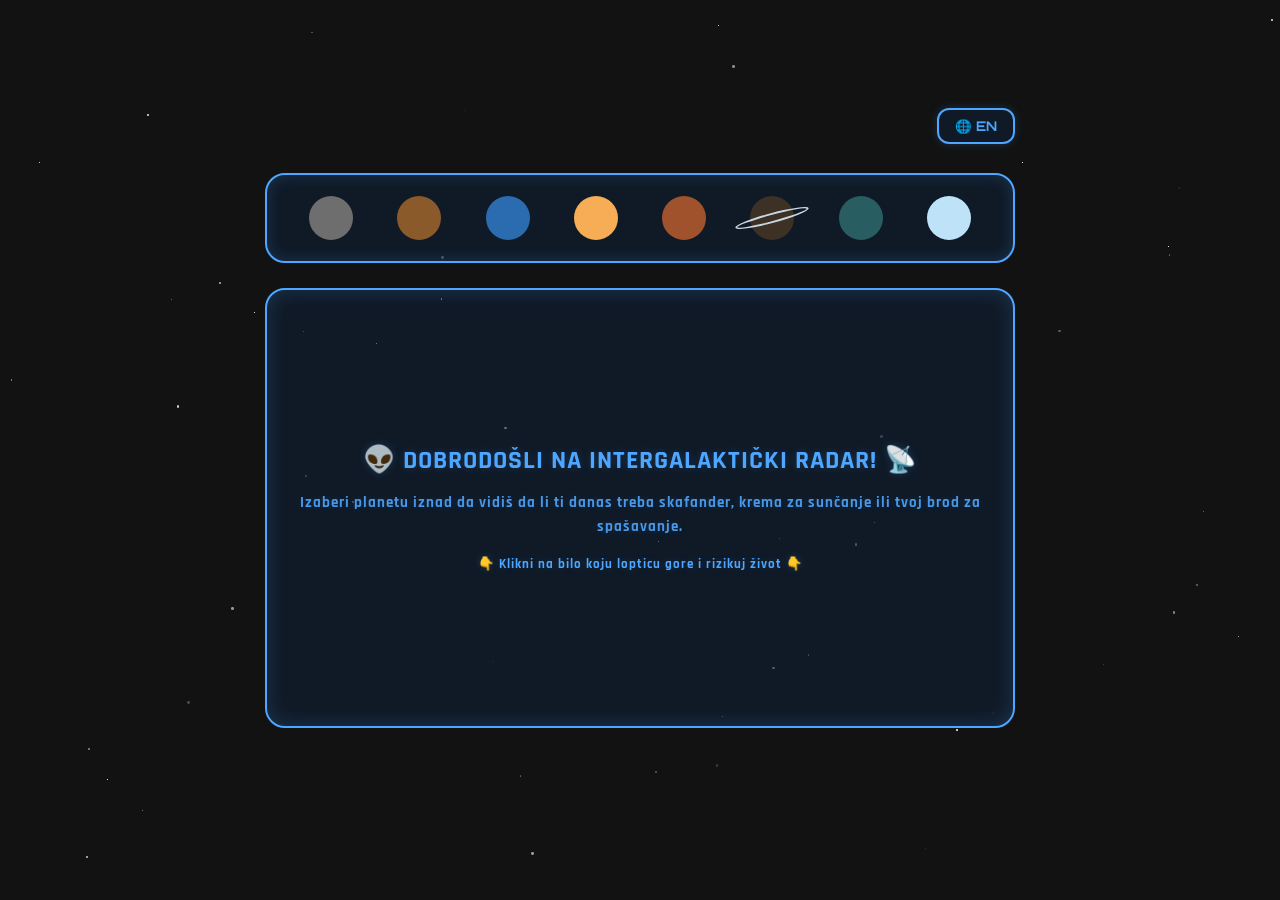
<file: alien-weather-report/index.html>
<!doctype html>
<html lang="sr">
<head>
  <meta charset="UTF-8">
  <meta name="viewport" content="width=device-width, initial-scale=1.0">
  <title>Alien Weather Report</title>
  <link
    rel="icon"
    type="image/svg+xml"
    href="data:image/svg+xml,%3Csvg xmlns='http://www.w3.org/2000/svg' viewBox='0 0 64 64'%3E%3Cdefs%3E%3CradialGradient id='bg' cx='50%25' cy='45%25' r='65%25'%3E%3Cstop offset='0%25' stop-color='%23172554'/%3E%3Cstop offset='100%25' stop-color='%23070b14'/%3E%3C/radialGradient%3E%3CradialGradient id='alien' cx='45%25' cy='30%25' r='70%25'%3E%3Cstop offset='0%25' stop-color='%23a3e635'/%3E%3Cstop offset='65%25' stop-color='%2322c55e'/%3E%3Cstop offset='100%25' stop-color='%2315803d'/%3E%3C/radialGradient%3E%3C/defs%3E%3Crect width='64' height='64' rx='14' fill='url(%23bg)'/%3E%3Cpath d='M32 11 C19 11 13 21 15 32 C17 42 26 53 32 53 C38 53 47 42 49 32 C51 21 45 11 32 11 Z' fill='url(%23alien)'/%3E%3Cellipse cx='23' cy='31' rx='6.5' ry='4.2' transform='rotate(22 23 31)' fill='%23090d16'/%3E%3Cellipse cx='41' cy='31' rx='6.5' ry='4.2' transform='rotate(-22 41 31)' fill='%23090d16'/%3E%3Ccircle cx='21' cy='29.5' r='1.5' fill='%23ffffff'/%3E%3Ccircle cx='39' cy='29.5' r='1.5' fill='%23ffffff'/%3E%3Cpath d='M27 43 Q32 46 37 43' fill='none' stroke='%230f172a' stroke-width='2' stroke-linecap='round'/%3E%3C/svg%3E"
  />
  <link href="https://fonts.googleapis.com/css2?family=Orbitron:wght@400;700;900&family=Rajdhani:wght@500;700&display=swap" rel="stylesheet">
  <link rel="stylesheet" href="style.css">
  <script src="script.js" defer></script>
</head>
<body>
  <div class="container">
    <div class="top-bar">
      <div class="planet p1" id="p-merkur" onclick="promeniInterfejs('merkur')" title="Merkur"></div>
      <div class="planet p2" id="p-venera" onclick="promeniInterfejs('venera')" title="Venera"></div>
      <div class="planet p3" id="p-zemlja" onclick="promeniInterfejs('zemlja')" title="Zemlja"></div>
      <div class="planet p4" id="p-mars" onclick="promeniInterfejs('mars')" title="Mars"></div>
      <div class="planet p5" id="p-jupiter" onclick="promeniInterfejs('jupiter')" title="Jupiter"></div>
      <div class="planet p6" id="p-saturn" onclick="promeniInterfejs('saturn')" title="Saturn"></div>
      <div class="planet p7" id="p-uran" onclick="promeniInterfejs('uran')" title="Uran"></div>
      <div class="planet p8" id="p-neptun" onclick="promeniInterfejs('neptun')" title="Neptun"></div>
      
      <button class="lang-btn" id="langToggleBtn" onclick="toggleLanguage()">🌐 EN</button>
    </div>

    <div class="main-box" id="glavni-prozor">
      <div class="izvestaj-default" id="default-view">
        <span style="font-size:26px;margin-bottom:10px" id="d-title">👽 DOBRODOŠLI NA INTERGALAKTIČKI RADAR! 📡</span>
        <span style="font-size:15px;opacity:.9" id="d-subtitle">Izaberi planetu iznad da vidiš da li ti danas treba skafander, krema za sunčanje ili tvoj brod za spašavanje.</span>
        <span style="font-size:13px;margin-top:15px;color:var(--border-color);animation:pulse 1.5s infinite" id="d-footer">👇 Klikni na bilo koju lopticu gore i rizikuj život 👇</span>
      </div>
      
      <div class="weather-content" id="weather-view">
        <div class="card-header">
          <h2 id="w-name">--</h2>
          <span class="badge" id="w-temp">-- °C</span>
        </div>
        <div class="stat-grid">
          <div class="stat-item">
            <span class="label" id="lbl-atmosphere">Atmosfera</span>
            <span class="value" id="w-atmosphere">--</span>
          </div>
          <div class="stat-item">
            <span class="label" id="lbl-wind">Brzina vetra</span>
            <span class="value" id="w-wind">--</span>
          </div>
        </div>
        <div class="report-box">
          <h3 id="lbl-news">📢 Vesti sa terena:</h3>
          <p id="w-report">--</p>
        </div>
        
        <!-- Dodato dugme za generisanje nove lude vesti -->
        <button class="btn-audio" style="margin-bottom: 8px;" onclick="osveziVesti()" id="btn-random">🎲 Nova luda vest</button>

        <div class="audio-controls">
          <button class="btn-audio" id="speakBtn" onclick="speakReport()">🔊 Pokreni glas voditelja</button>
          <button class="btn-audio btn-stop" id="stopBtn" onclick="stopSpeech()">⏹ Zaustavi</button>
        </div>
      </div>
    </div>
  </div>
</body>
</html>
</file>
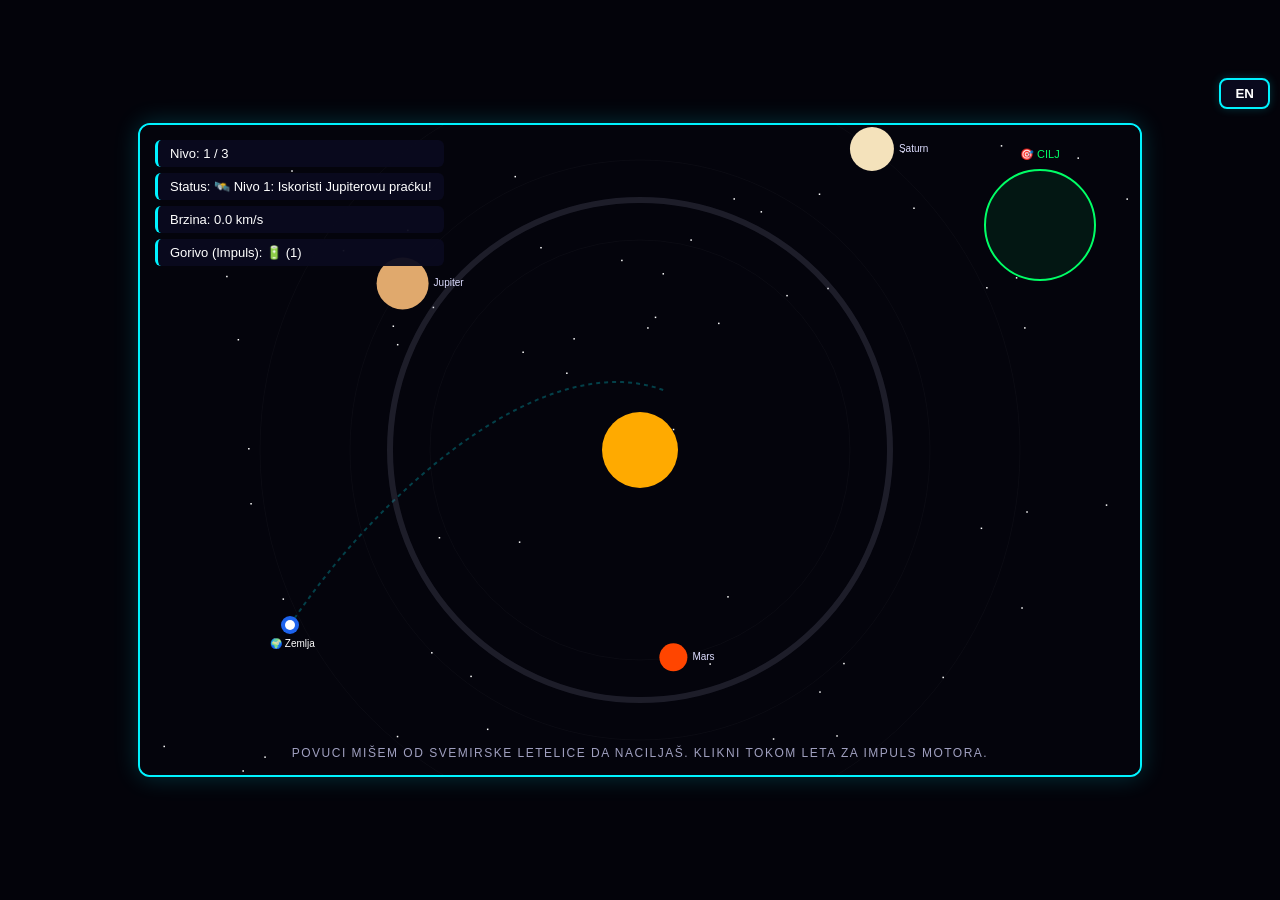
<file: gravitational-slingshot/index.html>
<!doctype html>
<html lang="sr">
<head>
    <meta charset="UTF-8">
    <meta name="viewport" content="width=device-width, initial-scale=1.0">
    <title>Gravitational Slingshot</title>
    <link
    rel="icon"
    type="image/svg+xml"
    href="data:image/svg+xml,%3Csvg xmlns='http://www.w3.org/2000/svg' viewBox='0 0 64 64'%3E%3Cdefs%3E%3CradialGradient id='bg' cx='50%25' cy='45%25' r='65%25'%3E%3Cstop offset='0%25' stop-color='%231e293b'/%3E%3Cstop offset='100%25' stop-color='%23090d16'/%3E%3C/radialGradient%3E%3CradialGradient id='planet' cx='35%25' cy='30%25' r='70%25'%3E%3Cstop offset='0%25' stop-color='%2338bdf8'/%3E%3Cstop offset='60%25' stop-color='%232563eb'/%3E%3Cstop offset='100%25' stop-color='%231e1b4b'/%3E%3C/radialGradient%3E%3C/defs%3E%3Crect width='64' height='64' rx='14' fill='url(%23bg)'/%3E%3Ccircle cx='26' cy='38' r='13' fill='url(%23planet)'/%3E%3Cpath d='M12 42 Q26 52 40 34' fill='none' stroke='%2394a3b8' stroke-width='1.5' stroke-dasharray='3 3' opacity='0.75'/%3E%3Cpath d='M26 38 L47 17' stroke='%23f59e0b' stroke-width='3' stroke-linecap='round'/%3E%3Cpolygon points='52,12 41,15 49,23' fill='%23fbbf24'/%3E%3Ccircle cx='52' cy='12' r='3' fill='%23fef08a'/%3E%3C/svg%3E"
  />
    <link rel="stylesheet" href="style.css">
</head>
<body>
    <div class="container">
        <button id="lang-btn" class="lang-btn" title="Promeni jezik / Change language">EN</button>
        <div id="game-container">
            <canvas id="spaceCanvas" width="1000" height="650"></canvas>
            <div id="ui-overlay">
                <div class="stat" id="level-text">Nivo: 1 / 3</div>
                <div class="stat" id="status-text">Status: 🛰️ Namesti ugao i lansiraj!</div>
                <div class="stat" id="speed-text">Brzina: 0.0 km/s</div>
                <div class="stat" id="fuel-text">Gorivo (Impuls): 🔋 (1)</div>
            </div>
            <div id="controls-hint">Povuci mišem od Svemirske letelice da naciljaš. Klikni tokom leta za impuls motora.</div>
        </div>
    </div>
    <script src="script.js"></script>
</body>
</html>
</file>
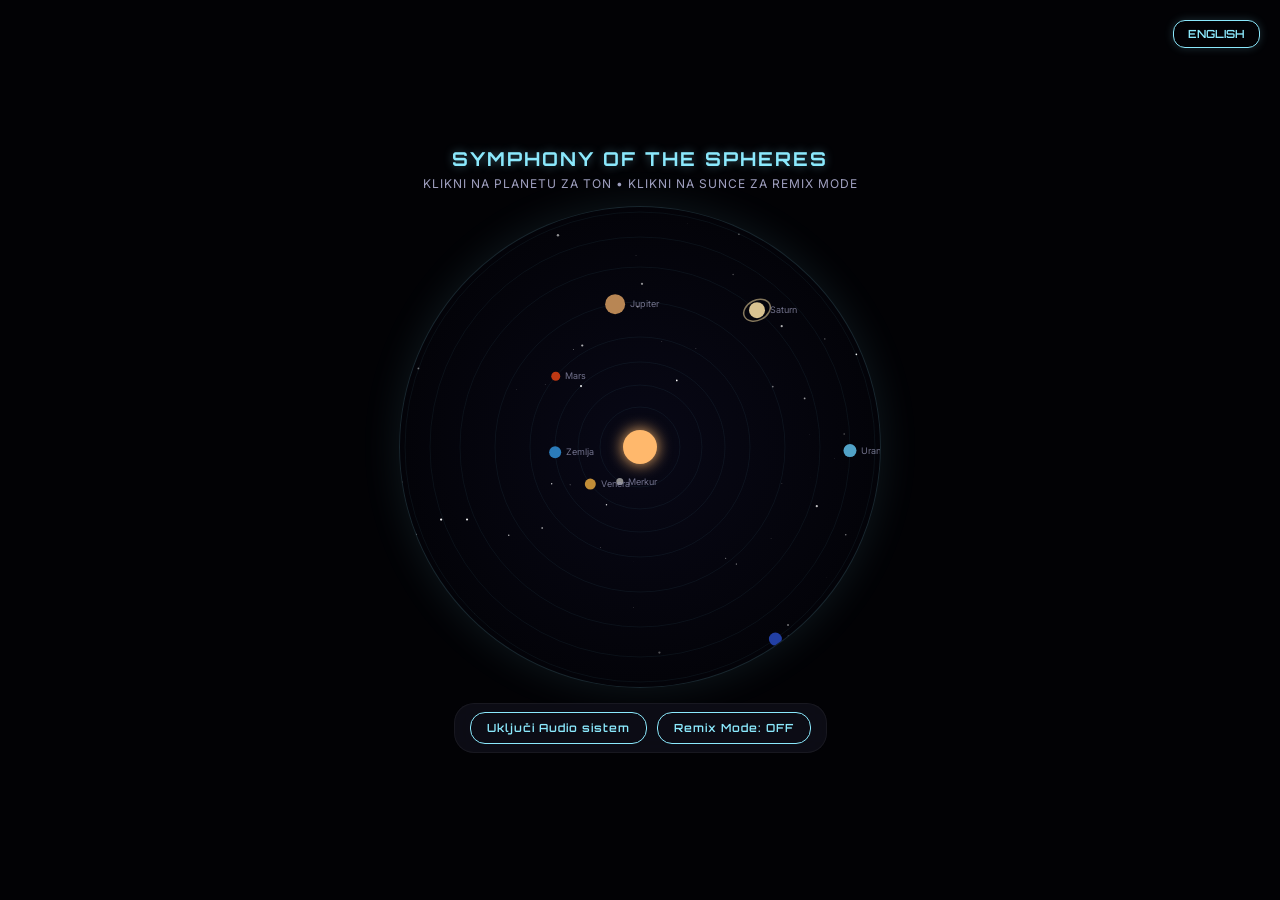
<file: planet-symphony/index.html>
<!DOCTYPE html>
<html lang="sr">
<head>
    <meta charset="UTF-8">
    <meta name="viewport" content="width=device-width, initial-scale=1.0">
    <title>Symphony of the Spheres</title>
    <link
    rel="icon"
    type="image/svg+xml"
    href="data:image/svg+xml,%3Csvg xmlns='http://www.w3.org/2000/svg' viewBox='0 0 64 64'%3E%3Cdefs%3E%3CradialGradient id='bg' cx='50%25' cy='45%25' r='65%25'%3E%3Cstop offset='0%25' stop-color='%232e1065'/%3E%3Cstop offset='100%25' stop-color='%23090916'/%3E%3C/radialGradient%3E%3CradialGradient id='planet' cx='35%25' cy='30%25' r='70%25'%3E%3Cstop offset='0%25' stop-color='%23f472b6'/%3E%3Cstop offset='55%25' stop-color='%238b5cf6'/%3E%3Cstop offset='100%25' stop-color='%23312e81'/%3E%3C/radialGradient%3E%3ClinearGradient id='wave' x1='0%25' y1='0%25' x2='100%25' y2='0%25'%3E%3Cstop offset='0%25' stop-color='%2338bdf8'/%3E%3Cstop offset='100%25' stop-color='%23fbbf24'/%3E%3C/linearGradient%3E%3C/defs%3E%3Crect width='64' height='64' rx='14' fill='url(%23bg)'/%3E%3Ccircle cx='30' cy='34' r='13' fill='url(%23planet)'/%3E%3Cellipse cx='30' cy='34' rx='22' ry='6.5' transform='rotate(-18 30 34)' fill='none' stroke='%23e879f9' stroke-width='2' opacity='0.85'/%3E%3Cpath d='M44 17 Q48 22 44 27' fill='none' stroke='url(%23wave)' stroke-width='2.4' stroke-linecap='round'/%3E%3Cpath d='M49 13 Q55 22 49 31' fill='none' stroke='url(%23wave)' stroke-width='2.4' stroke-linecap='round' opacity='0.85'/%3E%3Ccircle cx='15' cy='16' r='1.6' fill='%23fef08a'/%3E%3Ccircle cx='51' cy='46' r='1.4' fill='%23bae6fd'/%3E%3C/svg%3E"
  />
    <link rel="stylesheet" href="style.css">
</head>
<body>

    <!-- Jezički prekidač -->
    <div class="lang-switcher">
        <button id="langToggle" class="btn-lang" onclick="toggleLanguage()">ENGLISH</button>
    </div>

    <h1 data-key="main_title">Symphony of the Spheres</h1>
    <p data-key="main_desc">KLIKNI NA PLANETU ZA TON • KLIKNI NA SUNCE ZA REMIX MODE</p>

    <div class="canvas-container">
        <canvas id="solarSystem" width="480" height="480">Vaš pretraživač ne podržava HTML5 canvas.</canvas>
    </div>

    <div class="controls">
        <button id="startAudioBtn" class="action-btn" data-key="btn_audio">Uključi Audio sistem</button>
        <button id="remixBtn" class="action-btn" data-key="btn_remix">Remix Mode: OFF</button>
    </div>

    <script src="script.js"></script>
</body>
</html>
</file>
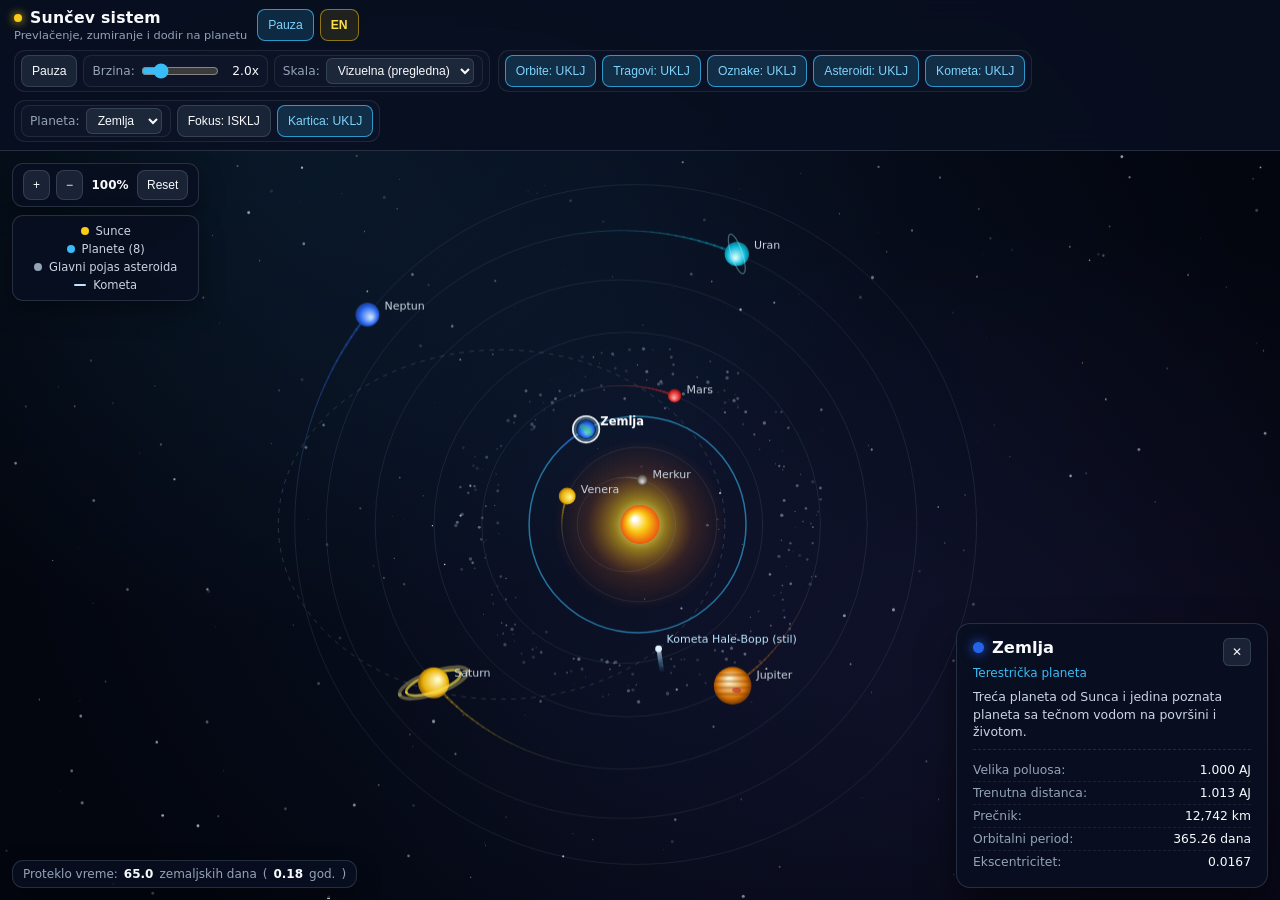
<file: solar-system/index.html>
<!DOCTYPE html>
<html lang="sr">
<head>
  <meta charset="UTF-8" />
  <meta name="viewport" content="width=device-width, initial-scale=1.0, viewport-fit=cover" />
  <link rel="icon" type="image/svg+xml" href="data:image/svg+xml,%3Csvg xmlns='http://www.w3.org/2000/svg' viewBox='0 0 64 64'%3E%3Cdefs%3E%3CradialGradient id='sg' cx='38%25' cy='35%25' r='65%25'%3E%3Cstop offset='0%25' stop-color='%23ffffff'/%3E%3Cstop offset='42%25' stop-color='%23facc15'/%3E%3Cstop offset='100%25' stop-color='%23ea580c'/%3E%3C/radialGradient%3E%3C/defs%3E%3Ccircle cx='32' cy='32' r='16' fill='url(%23sg)'/%3E%3Cg stroke='%23facc15' stroke-width='3.5' stroke-linecap='round'%3E%3Cline x1='32' y1='4' x2='32' y2='11'/%3E%3Cline x1='32' y1='53' x2='32' y2='60'/%3E%3Cline x1='4' y1='32' x2='11' y2='32'/%3E%3Cline x1='53' y1='32' x2='60' y2='32'/%3E%3Cline x1='12.2' y1='12.2' x2='17.2' y2='17.2'/%3E%3Cline x1='46.8' y1='46.8' x2='51.8' y2='51.8'/%3E%3Cline x1='51.8' y1='12.2' x2='46.8' y2='17.2'/%3E%3Cline x1='17.2' y1='46.8' x2='12.2' y2='51.8'/%3E%3C/g%3E%3C/svg%3E" />
  <link rel="stylesheet" href="style.css">
  <title>Sunčev sistem</title>
  
</head>
<body>
  <header>
    <div class="header-bar">
      <div class="title-group">
        <h1 id="uiTitle">Sunčev sistem</h1>
        <p id="uiSubtitle"></p>
      </div>
      <div class="header-quick">
        <button id="quickPlayBtn" class="active">Pauza</button>
        <button id="langBtn" class="lang-btn" title="Switch language / Promeni jezik">EN</button>
        <button id="menuToggleBtn" class="menu-toggle-btn" aria-expanded="false">☰ Kontrole</button>
      </div>
    </div>

    <div class="controls-wrap" id="controlsWrap">
      <!-- Grupa 1: Vreme i skala -->
      <div class="ctrl-group">
        <button id="togglePlayBtn">Pauza</button>
        <label class="field-chip">
          <span id="uiSpeedLabel">Brzina:</span>
          <input id="speedRange" type="range" min="0.1" max="10" step="0.1" value="2" />
          <span id="speedValue" class="speed-val">2.0x</span>
        </label>
        <label class="field-chip">
          <span id="uiScaleLabel">Skala:</span>
          <select id="scaleMode">
            <option id="optVisual" value="visual">Vizuelna (pregledna)</option>
            <option id="optAu" value="au">Proporcionalna AJ</option>
          </select>
        </label>
      </div>

      <!-- Grupa 2: Slojevi prikaza -->
      <div class="ctrl-group">
        <button id="toggleOrbitsBtn" class="active">Orbite: UKLJ</button>
        <button id="toggleTrailsBtn" class="active">Tragovi: UKLJ</button>
        <button id="toggleLabelsBtn" class="active">Oznake: UKLJ</button>
        <button id="toggleBeltBtn" class="active">Asteroidi: UKLJ</button>
        <button id="toggleCometBtn" class="active">Kometa: UKLJ</button>
      </div>

      <!-- Grupa 3: Fokus i kartica -->
      <div class="ctrl-group">
        <label class="field-chip">
          <span id="uiFocusSelectLabel">Planeta:</span>
          <select id="planetSelect"></select>
        </label>
        <button id="toggleFollowBtn">Fokus: ISKLJ</button>
        <button id="toggleInfoBtn" class="active">Kartica: UKLJ</button>
      </div>
    </div>
  </header>

  <div class="main-area">
    <canvas id="solarCanvas"></canvas>

    <!-- Gornji levi HUD: Zumiranje + Legenda -->
    <div class="top-left-stack">
      <div class="hud-box">
        <button id="zoomInBtn" title="Zoom in">+</button>
        <button id="zoomOutBtn" title="Zoom out">−</button>
        <span id="zoomLabel" class="zoom-readout">100%</span>
        <button id="resetViewBtn">Reset</button>
      </div>
      <div class="hud-box legend-list" id="legendBox">
        <div class="legend-item"><span class="lg-dot" style="background:#facc15;"></span><span id="lgSun">Sunce</span></div>
        <div class="legend-item"><span class="lg-dot" style="background:#38bdf8;"></span><span id="lgPlanets">Planete (8)</span></div>
        <div class="legend-item"><span class="lg-dot" style="background:#94a3b8;"></span><span id="lgBelt">Glavni pojas asteroida</span></div>
        <div class="legend-item"><span class="lg-line" style="background:#bae6fd;"></span><span id="lgComet">Kometa</span></div>
      </div>
    </div>

    <!-- Donji levi HUD: Vreme simulacije -->
    <div class="hud-box bottom-left-clock">
      <span id="uiClockPrefix">Proteklo vreme:</span>
      <strong id="elapsedDays">0.0</strong>
      <span id="uiDaysUnit">zemaljskih dana</span>
      (<strong id="elapsedYears">0.00</strong> <span id="uiYearsUnit">god.</span>)
    </div>

    <!-- Donja desna kartica: Podaci o izabranoj planeti -->
    <aside class="info-card" id="infoCard">
      <div class="info-top">
        <h2 id="planetHeading"><span class="dot" id="planetDot"></span><span id="planetName">Zemlja</span></h2>
        <button id="closeCardBtn" class="close-card-btn" title="Hide card">✕</button>
      </div>
      <div class="info-type" id="planetType">Terestrička planeta</div>
      <div class="info-desc" id="planetDesc">Treća planeta od Sunca i jedina poznata planeta sa tečnom vodom na površini i životom.</div>
      <div class="stat-row"><span class="stat-label" id="uiLabelAu">Velika poluosa:</span><span id="planetAu">1.000 AJ</span></div>
      <div class="stat-row"><span class="stat-label" id="uiLabelDist">Trenutna distanca:</span><span id="planetDist">1.000 AJ</span></div>
      <div class="stat-row"><span class="stat-label" id="uiLabelDiameter">Prečnik:</span><span id="planetDiameter">12,742 km</span></div>
      <div class="stat-row"><span class="stat-label" id="uiLabelPeriod">Orbitalni period:</span><span id="planetPeriod">365.26 dana</span></div>
      <div class="stat-row"><span class="stat-label" id="uiLabelEcc">Ekscentricitet:</span><span id="planetEcc">0.0167</span></div>
    </aside>
  </div>

  <script src="script.js"> </script>
</body>
</html>
</file>
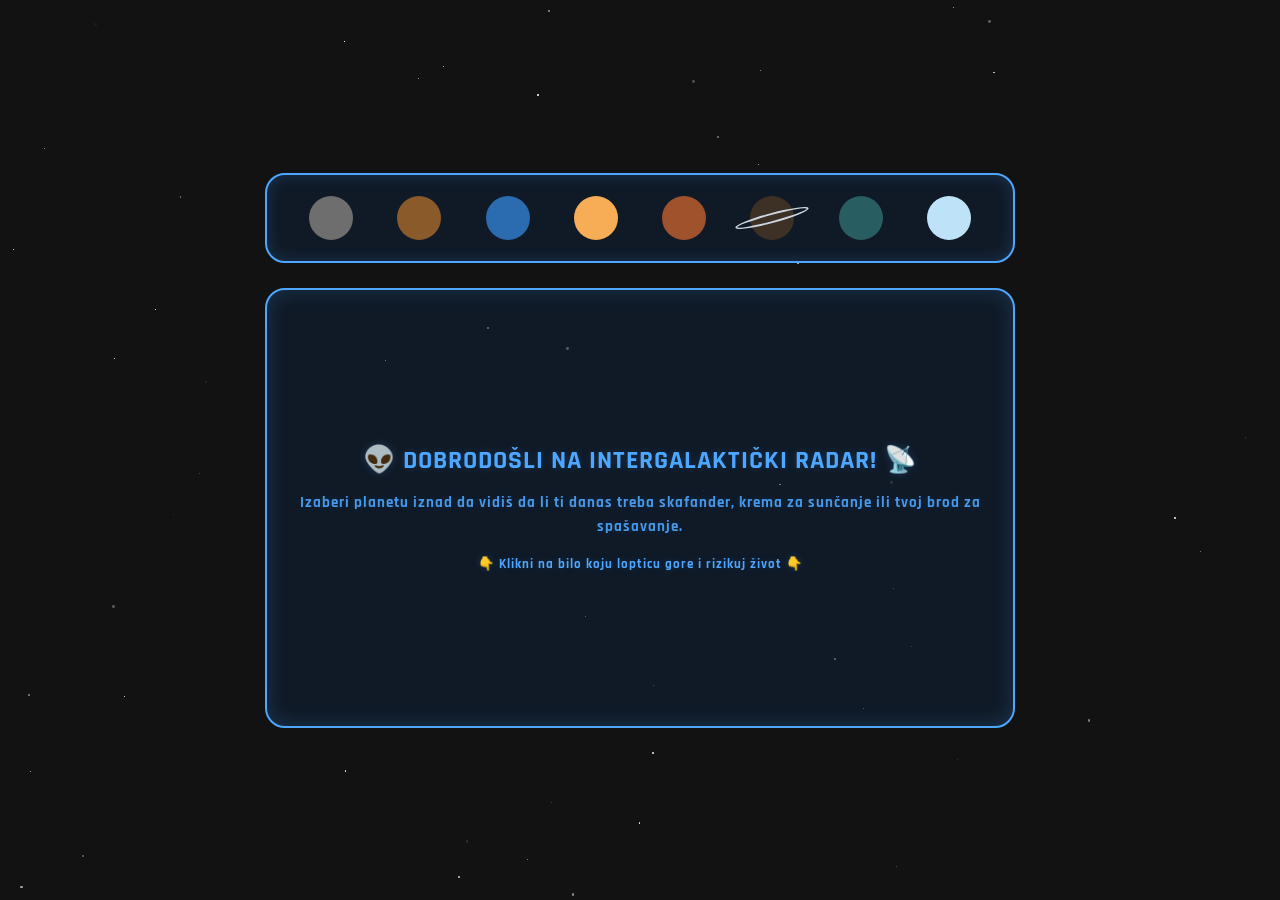
<file: alien-weather-report/alien-weather.html>
<!doctype html>
<html lang="sr">
<head>
<meta charset="UTF-8">
<meta content="width=device-width,initial-scale=1" name="viewport">
<title>Alien Weather Report</title>
<link href="favicon.jpg" rel="icon" type="image/x-icon">
<link href="https://fonts.googleapis.com/css2?family=Orbitron:wght@400;700;900&family=Rajdhani:wght@500;700&display=swap" rel="stylesheet">
<link rel="stylesheet" href="style.css">
</head>
<body>
<script src="script.js" defer></script>
<div class="container">
  <div class="top-bar">
    <div class="planet p1" id="p-merkur" onclick='promeniInterfejs("merkur")' title="Merkur"></div>
    <div class="planet p2" id="p-venera" onclick='promeniInterfejs("venera")' title="Venera"></div>
    <div class="planet p3" id="p-zemlja" onclick='promeniInterfejs("zemlja")' title="Zemlja"></div>
    <div class="planet p4" id="p-mars" onclick='promeniInterfejs("mars")' title="Mars"></div>
    <div class="planet p5" id="p-jupiter" onclick='promeniInterfejs("jupiter")' title="Jupiter"></div>
    <div class="planet p6" id="p-saturn" onclick='promeniInterfejs("saturn")' title="Saturn"></div>
    <div class="planet p7" id="p-uran" onclick='promeniInterfejs("uran")' title="Uran"></div>
    <div class="planet p8" id="p-neptun" onclick='promeniInterfejs("neptun")' title="Neptun"></div>
  </div>
  <div class="main-box" id="glavni-prozor">
    <div class="izvestaj-default" id="default-view">
      <span style="font-size:26px;margin-bottom:10px">👽 DOBRODOŠLI NA INTERGALAKTIČKI RADAR! 📡</span> 
      <span style="font-size:15px;opacity:.9">Izaberi planetu iznad da vidiš da li ti danas treba skafander, krema za sunčanje ili tvoj brod za spašavanje.</span> 
      <span style="font-size:13px;margin-top:15px;color:var(--border-color);animation:pulse 1.5s infinite">👇 Klikni na bilo koju lopticu gore i rizikuj život 👇</span>
    </div>
    <div class="weather-content" id="weather-view">
      <div class="card-header">
        <h2 id="w-name">--</h2>
        <span class="badge" id="w-temp">-- °C</span>
      </div>
      <div class="stat-grid">
        <div class="stat-item">
          <span class="label">Atmosfera</span> 
          <span class="value" id="w-atmosphere">--</span>
        </div>
        <div class="stat-item">
          <span class="label">Brzina vetra</span> 
          <span class="value" id="w-wind">--</span>
        </div>
      </div>
      <div class="report-box">
        <h3>📢 Vesti sa terena:</h3>
        <p id="w-report">--</p>
      </div>
      <div class="audio-controls">
        <button class="btn-audio" id="speakBtn" onclick="speakReport()">🔊 Pokreni glas voditelja</button>
        <button class="btn-audio btn-stop" onclick="stopSpeech()">⏹ Zaustavi</button>
      </div>
    </div>
  </div>
</div>
</body>
</html>
</file>
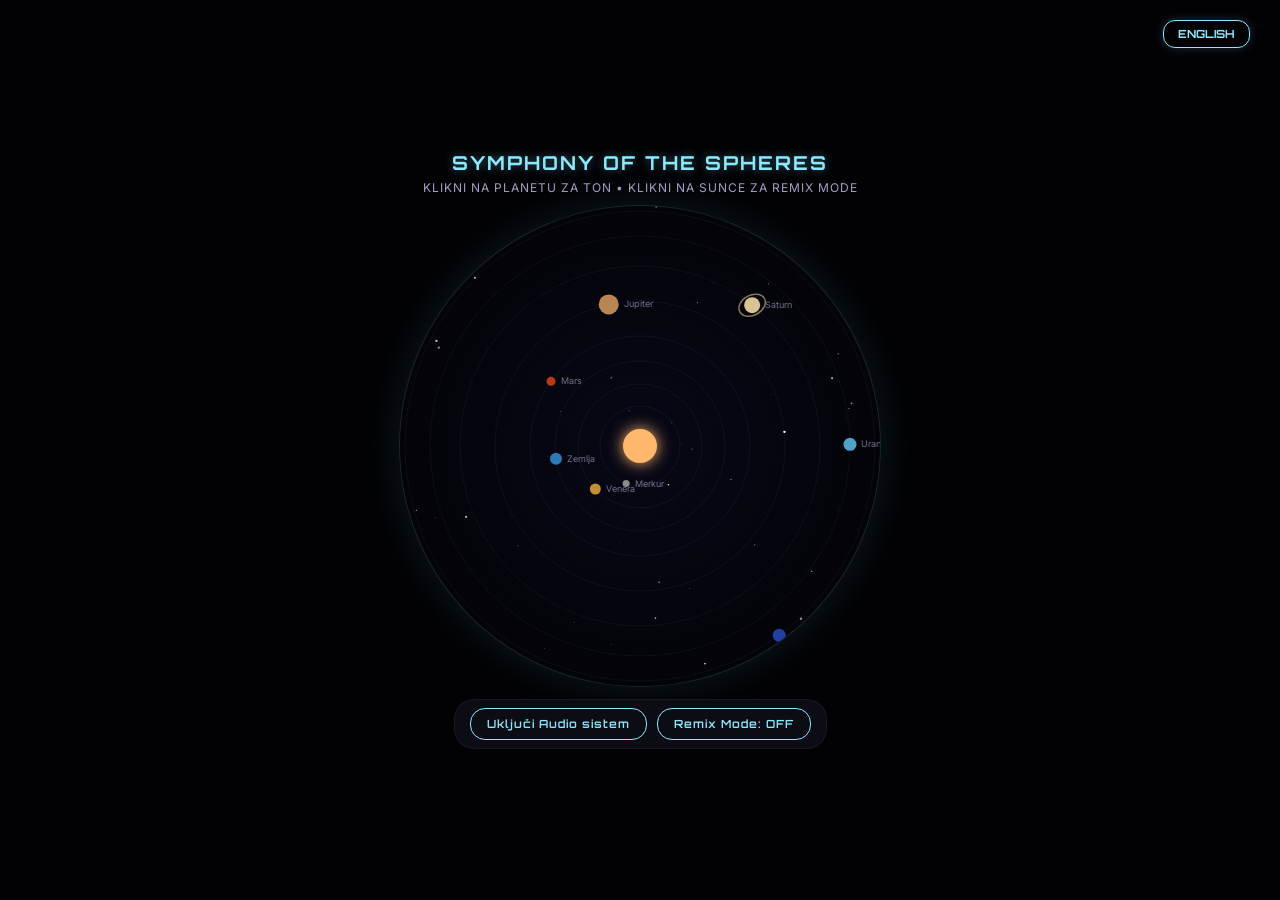
<file: planet-symphony/planetsymphony.html>
<!DOCTYPE html>
<html lang="sr">
<head>
    <meta charset="UTF-8">
    <meta name="viewport" content="width=device-width, initial-scale=1.0">
    <title>Symphony of the Spheres - Optimizovano</title>
    <style>
        @import url('https://fonts.googleapis.com/css2?family=Orbitron:wght@400;600&family=Inter:wght@300;400&display=swap');

        body {
            margin: 0;
            background-color: #020205;
            color: #fff;
            font-family: 'Inter', sans-serif;
            display: flex;
            flex-direction: column;
            align-items: center;
            justify-content: center;
            min-height: 100vh;
            overflow: hidden;
            position: relative;
        }

        /* Jezički prekidač u gornjem desnom uglu */
        .lang-switcher {
            position: absolute;
            top: 20px;
            right: 30px;
            z-index: 20;
        }

        .btn-lang {
            background: transparent;
            color: #8be9fd;
            border: 1px solid #8be9fd;
            padding: 6px 14px;
            font-family: 'Orbitron', sans-serif;
            font-weight: bold;
            font-size: 0.7rem;
            cursor: pointer;
            border-radius: 12px;
            transition: all 0.2s ease;
            box-shadow: 0 0 10px rgba(139, 233, 253, 0.2);
        }

        .btn-lang:hover {
            background: #8be9fd;
            color: #020205;
            box-shadow: 0 0 15px rgba(139, 233, 253, 0.6);
        }

        h1 {
            font-family: 'Orbitron', sans-serif;
            font-size: 1.2rem;
            letter-spacing: 2px;
            margin: 0 0 5px 0;
            text-transform: uppercase;
            color: #8be9fd;
            text-shadow: 0 0 10px rgba(139, 233, 253, 0.4);
        }

        p {
            font-size: 0.75rem;
            color: #a0a0c0;
            margin: 0 0 10px 0;
            letter-spacing: 1px;
        }

        .canvas-container {
            position: relative;
            width: 480px;
            height: 480px;
            display: flex;
            align-items: center;
            justify-content: center;
            background: radial-gradient(circle, #080816 0%, #010103 100%);
            border-radius: 50%;
            box-shadow: 0 0 40px rgba(139, 233, 253, 0.1);
            border: 1px solid rgba(139, 233, 253, 0.15);
        }

        canvas {
            cursor: pointer;
            border-radius: 50%;
        }

        .controls {
            margin-top: 12px;
            display: flex;
            gap: 10px;
            background: rgba(15, 15, 25, 0.8);
            padding: 8px 15px;
            border-radius: 20px;
            backdrop-filter: blur(10px);
            border: 1px solid rgba(255, 255, 255, 0.05);
        }

        button.action-btn {
            background: transparent;
            color: #8be9fd;
            border: 1px solid #8be9fd;
            padding: 8px 16px;
            border-radius: 15px;
            cursor: pointer;
            font-family: 'Orbitron', sans-serif;
            font-size: 0.7rem;
            letter-spacing: 1px;
            font-weight: 600;
            transition: all 0.3s ease;
        }

        button.action-btn:hover {
            background: #8be9fd;
            color: #020205;
            box-shadow: 0 0 15px rgba(139, 233, 253, 0.6);
        }
    </style>
</head>
<body>

    <!-- Jezički prekidač -->
    <div class="lang-switcher">
        <button id="langToggle" class="btn-lang" onclick="toggleLanguage()">ENGLISH</button>
    </div>

    <h1 data-key="main_title">Symphony of the Spheres</h1>
    <p data-key="main_desc">KLIKNI NA PLANETU ZA TON • KLIKNI NA SUNCE ZA REMIX MODE</p>

    <div class="canvas-container">
        <canvas id="solarSystem" width="480" height="480"></canvas>
    </div>

    <div class="controls">
        <button id="startAudioBtn" class="action-btn" data-key="btn_audio">Uključi Audio sistem</button>
        <button id="remixBtn" class="action-btn" data-key="btn_remix">Remix Mode: OFF</button>
    </div>

    <script>
        // Jezički rečnik
        const translations = {
            sr: {
                langButton: "ENGLISH",
                main_title: "Symphony of the Spheres",
                main_desc: "KLIKNI NA PLANETU ZA TON • KLIKNI NA SUNCE ZA REMIX MODE",
                btn_audio_off: "Uključi Audio sistem",
                btn_audio_on: "Audio Aktivan 🎵",
                remix_off: "Remix Mode: OFF",
                remix_on: "Remix Mode: ON 🌟",
                planets: {
                    Merkur: "Merkur",
                    Venera: "Venera",
                    Zemlja: "Zemlja",
                    Mars: "Mars",
                    Jupiter: "Jupiter",
                    Saturn: "Saturn",
                    Uran: "Uran",
                    Neptun: "Neptun"
                }
            },
            en: {
                langButton: "SRPSKI",
                main_title: "Symphony of the Spheres",
                main_desc: "CLICK A PLANET FOR TONE • CLICK THE SUN FOR REMIX MODE",
                btn_audio_off: "Enable Audio System",
                btn_audio_on: "Audio Active 🎵",
                remix_off: "Remix Mode: OFF",
                remix_on: "Remix Mode: ON 🌟",
                planets: {
                    Merkur: "Mercury",
                    Venera: "Venus",
                    Zemlja: "Earth",
                    Mars: "Mars",
                    Jupiter: "Jupiter",
                    Saturn: "Saturn",
                    Uran: "Uranus",
                    Neptun: "Neptune"
                }
            }
        };

        let currentLang = 'sr';

        let audioCtx = null;
        let isRunning = false;
        let remixMode = false;

        const canvas = document.getElementById('solarSystem');
        const ctx = canvas.getContext('2d');
        const startBtn = document.getElementById('startAudioBtn');
        const remixBtn = document.getElementById('remixBtn');

        const centerX = 240;
        const centerY = 240;

        // Optimizovano zvezdano nebo
        const stars = [];
        for (let i = 0; i < 60; i++) {
            stars.push({
                x: Math.random() * 480,
                y: Math.random() * 480,
                radius: Math.random() * 1.2,
                alpha: Math.random() * 0.7 + 0.3
            });
        }

        const planets = [
            { id: "Merkur", distance: 40, radius: 3.5, freq: 293.66, color: "#8c8c8c", lightColor: "#d4d4d4", angle: 0, speed: 0.035, pulse: 0 },
            { id: "Venera", distance: 62, radius: 5.5, freq: 329.63, color: "#c28e38", lightColor: "#f3d18c", angle: 1, speed: 0.025, pulse: 0 },
            { id: "Zemlja", distance: 85, radius: 6, freq: 392.00, color: "#2b7bb9", lightColor: "#6ac0ff", angle: 2, speed: 0.018, pulse: 0 },
            { id: "Mars", distance: 110, radius: 4.5, freq: 440.00, color: "#bd3813", lightColor: "#ff734d", angle: 3, speed: 0.014, pulse: 0 },
            { id: "Jupiter", distance: 145, radius: 10, freq: 220.00, color: "#b88654", lightColor: "#e6c29c", angle: 4, speed: 0.009, pulse: 0 },
            { id: "Saturn", distance: 180, radius: 8, freq: 246.94, color: "#d9c391", lightColor: "#faeec8", angle: 5, speed: 0.007, hasRings: true, pulse: 0 },
            { id: "Uran", distance: 210, radius: 6.5, freq: 349.23, color: "#51a2c7", lightColor: "#93d7f5", angle: 6, speed: 0.005, pulse: 0 },
            { id: "Neptun", distance: 235, radius: 6.5, freq: 196.00, color: "#223fa3", lightColor: "#6c88ff", angle: 7, speed: 0.004, pulse: 0 }
        ];

        let sunPulse = 0;

        startBtn.addEventListener('click', () => {
            if (!audioCtx) {
                audioCtx = new (window.AudioContext || window.webkitAudioContext)();
            }
            if (audioCtx.state === 'suspended') {
                audioCtx.resume();
            }
            isRunning = true;
            startBtn.textContent = translations[currentLang].btn_audio_on;
            startBtn.style.borderColor = "#50fa7b";
            startBtn.style.color = "#50fa7b";
        });

        function playTone(freq, type = 'sine') {
            if (!audioCtx || !isRunning) return;

            const osc = audioCtx.createOscillator();
            const gain = audioCtx.createGain();

            osc.type = type;
            osc.frequency.setValueAtTime(freq, audioCtx.currentTime);

            gain.gain.setValueAtTime(0.12, audioCtx.currentTime);
            gain.gain.exponentialRampToValueAtTime(0.0001, audioCtx.currentTime + 1.2);

            osc.connect(gain);
            gain.connect(audioCtx.destination);

            osc.start();
            osc.stop(audioCtx.currentTime + 1.2);
        }

        canvas.addEventListener('click', (event) => {
            const rect = canvas.getBoundingClientRect();
            const x = event.clientX - rect.left - centerX;
            const y = event.clientY - rect.top - centerY;
            const distanceToCenter = Math.sqrt(x * x + y * y);

            if (distanceToCenter < 25) {
                remixMode = !remixMode;
                remixBtn.textContent = remixMode ? translations[currentLang].remix_on : translations[currentLang].remix_off;
                remixBtn.style.borderColor = remixMode ? '#ff79c6' : '#8be9fd';
                remixBtn.style.color = remixMode ? '#ff79c6' : '#8be9fd';
                return;
            }

            planets.forEach(planet => {
                const px = Math.cos(planet.angle) * planet.distance;
                const py = Math.sin(planet.angle) * planet.distance;
                const distToPlanet = Math.sqrt((x - px) ** 2 + (y - py) ** 2);

                if (distToPlanet < planet.radius + 10) {
                    playTone(planet.freq, 'sine');
                    planet.pulse = 15;
                }
            });
        });

        function toggleLanguage() {
            currentLang = currentLang === 'sr' ? 'en' : 'sr';
            document.documentElement.lang = currentLang;

            // Ažuriraj tekstualne elemente sa data-key
            document.querySelectorAll('[data-key]').forEach(element => {
                const key = element.getAttribute('data-key');
                if (key === 'btn_audio') {
                    element.textContent = isRunning ? translations[currentLang].btn_audio_on : translations[currentLang].btn_audio_off;
                } else if (key === 'btn_remix') {
                    element.textContent = remixMode ? translations[currentLang].remix_on : translations[currentLang].remix_off;
                } else if (translations[currentLang][key]) {
                    element.textContent = translations[currentLang][key];
                }
            });

            // Ažuriraj dugme za jezik
            document.getElementById('langToggle').textContent = translations[currentLang].langButton;
        }

        function animate() {
            ctx.clearRect(0, 0, 480, 480);

            // Crtanje zvezda
            stars.forEach(star => {
                ctx.beginPath();
                ctx.arc(star.x, star.y, star.radius, 0, Math.PI * 2);
                ctx.fillStyle = `rgba(255, 255, 255, ${star.alpha})`;
                ctx.fill();
            });

            ctx.save();
            ctx.translate(centerX, centerY);

            // Sunce
            sunPulse += 0.04;
            const currentSunRadius = remixMode ? 20 + Math.sin(sunPulse) * 5 : 17;
            
            ctx.beginPath();
            ctx.arc(0, 0, currentSunRadius, 0, Math.PI * 2);
            ctx.fillStyle = remixMode ? '#ff79c6' : '#ffb86c';
            ctx.shadowBlur = remixMode ? 25 : 15;
            ctx.shadowColor = remixMode ? '#ff79c6' : '#ffb86c';
            ctx.fill();
            ctx.shadowBlur = 0;

            if (remixMode && Math.random() < 0.07 && isRunning) {
                const randomPlanet = planets[Math.floor(Math.random() * planets.length)];
                playTone(randomPlanet.freq * 0.5, 'triangle');
            }

            planets.forEach(planet => {
                planet.angle += remixMode ? planet.speed * 2.5 : planet.speed;

                // Orbita
                ctx.beginPath();
                ctx.arc(0, 0, planet.distance, 0, Math.PI * 2);
                ctx.strokeStyle = 'rgba(139, 233, 253, 0.06)';
                ctx.lineWidth = 1;
                ctx.stroke();

                const x = Math.cos(planet.angle) * planet.distance;
                const y = Math.sin(planet.angle) * planet.distance;

                // Saturnovi prstenovi
                if (planet.hasRings) {
                    ctx.save();
                    ctx.translate(x, y);
                    ctx.rotate(planet.angle);
                    ctx.beginPath();
                    ctx.ellipse(0, 0, planet.radius + 6, planet.radius + 2, 0.4, 0, Math.PI * 2);
                    ctx.strokeStyle = 'rgba(217, 195, 145, 0.6)';
                    ctx.lineWidth = 1.5;
                    ctx.stroke();
                    ctx.restore();
                }

                // Planeta
                ctx.beginPath();
                ctx.arc(x, y, planet.radius, 0, Math.PI * 2);
                ctx.fillStyle = planet.color;
                ctx.fill();

                // Ime planete (prevodi se automatski prema aktivnom jeziku)
                ctx.fillStyle = 'rgba(160, 160, 192, 0.7)';
                ctx.font = '9px Inter, sans-serif';
                const localizedName = translations[currentLang].planets[planet.id] || planet.id;
                ctx.fillText(localizedName, x + planet.radius + 5, y + 3);

                if (planet.pulse > 0) {
                    ctx.beginPath();
                    ctx.arc(x, y, planet.radius + planet.pulse, 0, Math.PI * 2);
                    ctx.strokeStyle = planet.lightColor;
                    ctx.lineWidth = 1;
                    ctx.stroke();
                    planet.pulse -= 0.6;
                }
            });

            ctx.restore();
            requestAnimationFrame(animate);
        }

        animate();
    </script>
</body>
</html>
</file>
<file: alien-weather-report/style.css>
:root {
  --bg-color: #121212;
  --panel-bg: rgba(15, 35, 60, 0.5);
  --border-color: #4da6ff;
  --glow-color: rgba(77, 166, 255, 0.2);
  --text-color: #4da6ff;
  --font-body: 'Rajdhani', sans-serif; /* Ispravljeno sa Comic Sans */
}

/* Ispravljeno sa - na * */
* { 
  box-sizing: border-box; 
  margin: 0; 
  padding: 0; 
}

body {
  background-color: var(--bg-color);
  color: var(--text-color);
  font-family: var(--font-body);
  min-height: 100vh;
  display: flex;
  flex-direction: column;
  align-items: center;
  justify-content: center;
  overflow-x: hidden;
  position: relative;
  transition: background-color .4s ease;
  padding: 20px;
}

.star {
  position: absolute;
  background-color: #fff;
  border-radius: 50%;
  transition: opacity .4s ease;
  z-index: 0;
}

.container {
  position: relative;
  z-index: 1;
  display: flex;
  flex-direction: column;
  align-items: center;
  width: 100%;
  max-width: 750px;
}

/* Pozicija i stil dugmeta */
.lang-btn {
  position: absolute;
  top: -65px;
  right: 0;
  background: var(--panel-bg);
  border: 2px solid var(--border-color);
  color: var(--text-color);
  font-family: Orbitron, sans-serif;
  font-weight: 700;
  padding: 8px 16px;
  border-radius: 12px;
  cursor: pointer;
  box-shadow: 0 0 10px var(--glow-color);
  transition: all .3s ease;
  z-index: 10;
  display: block;
}

.lang-btn:hover {
  background: var(--text-color);
  color: #000;
}

.top-bar {
  width: 100%;
  height: 90px;
  border: 2px solid var(--border-color);
  border-radius: 20px;
  display: flex;
  align-items: center;
  justify-content: space-around;
  padding: 0 20px;
  background-color: var(--panel-bg);
  margin-bottom: 25px;
  box-shadow: inset 0 0 15px var(--glow-color);
  transition: all .4s ease;
}

.planet {
  width: 44px;
  height: 44px;
  border-radius: 50%;
  cursor: pointer;
  transition: transform .2s, filter .2s, box-shadow .3s;
  position: relative;
}

.planet:hover { 
  transform: scale(1.15); 
  filter: brightness(1.2); 
}

.planet.selected { 
  box-shadow: 0 0 14px #fff; 
  filter: brightness(1.3); 
}

.p1 { background-color: #6e6e6e; }
.p2 { background-color: #8b5a2b; }
.p3 { background-color: #2b6cb0; }
.p4 { background-color: #f6ad55; }
.p5 { background-color: sienna; }
.p6 { background-color: #3d3024; overflow: visible; }
.p6::after {
  content: '';
  position: absolute;
  top: 50%;
  left: -16px;
  right: -16px;
  height: 6px;
  border: 2px solid #cbd5e0;
  border-radius: 50%;
  transform: translateY(-50%) rotate(-15deg);
}

.p7 { background-color: #285e61; }
.p8 { background-color: #bee3f8; }

.main-box {
  width: 100%;
  min-height: 440px;
  border: 2px solid var(--border-color);
  border-radius: 20px;
  background-color: var(--panel-bg);
  box-shadow: inset 0 0 20px var(--glow-color);
  display: flex;
  flex-direction: column;
  justify-content: center;
  align-items: center;
  padding: 30px;
  transition: all .4s ease;
  position: relative;
}

@keyframes pulse {
  0% { opacity: .4; }
  50% { opacity: 1; }
  100% { opacity: .4; }
}

.izvestaj-default {
  font-size: 20px;
  line-height: 1.6;
  text-align: center;
  flex-direction: column;
  letter-spacing: 1px;
  font-weight: 700;
  text-shadow: 0 0 8px var(--glow-color);
  width: 100%;
  display: flex;
  justify-content: center;
  align-items: center;
  transition: all .3s ease;
}

.weather-content {
  width: 100%;
  height: 100%;
  display: none;
  flex-direction: column;
  justify-content: space-between;
}

.weather-content.active { 
  display: flex; 
}

.card-header {
  display: flex;
  justify-content: space-between;
  align-items: center;
  border-bottom: 1px solid rgba(255,255,255,.1);
  padding-bottom: 10px;
}

.card-header h2 {
  font-family: Orbitron, sans-serif;
  font-size: 1.2rem;
  color: var(--text-color);
}

.badge {
  background: rgba(255,255,255,.1);
  color: var(--text-color);
  border: 1px solid var(--border-color);
  padding: 4px 10px;
  border-radius: 15px;
  font-family: Orbitron, sans-serif;
  font-weight: 700;
  font-size: .85rem;
}

.stat-grid {
  display: grid;
  grid-template-columns: 1fr 1fr;
  gap: 15px;
  margin: 15px 0;
}

.stat-item {
  background: rgba(0,0,0,.3);
  padding: 12px;
  border-radius: 8px;
  border-left: 3px solid var(--border-color);
  display: flex;
  flex-direction: column;
}

.stat-item .label { 
  font-size: .85rem; 
  opacity: .8; 
  font-family: Rajdhani, sans-serif; 
}

.stat-item .value { 
  font-size: 1.1rem; 
  font-weight: 700; 
  margin-top: 2px; 
  font-family: Rajdhani, sans-serif; 
}

.report-box {
  background: rgba(0,0,0,.4);
  padding: 15px;
  border-radius: 8px;
  border: 1px dashed var(--border-color);
  margin-bottom: 15px;
}

.report-box h3 { 
  font-size: 1rem; 
  margin-bottom: 5px; 
  font-family: Orbitron, sans-serif; 
}

.report-box p { 
  font-size: 1rem; 
  line-height: 1.4; 
  font-family: Rajdhani, sans-serif; 
}

.audio-controls {
  display: flex;
  gap: 10px;
}

.btn-audio {
  font-family: Orbitron, sans-serif;
  font-weight: 700;
  cursor: pointer;
  border-radius: 6px;
  transition: all .3s ease;
  width: 100%;
  background: transparent;
  color: var(--text-color);
  border: 1px solid var(--border-color);
  padding: 10px;
  font-size: 0.9rem;
  box-shadow: 0 0 10px var(--glow-color);
}

.btn-audio:hover { 
  background: var(--text-color); 
  color: #000; 
}

.btn-stop { 
  border-color: #fc8181; 
  color: #fc8181; 
  box-shadow: 0 0 10px rgba(252, 129, 129, 0.3); 
}

.btn-stop:hover { 
  background: #fc8181; 
  color: #000; 
}
</file>
<file: gravitational-slingshot/style.css>
:root {
    --bg-color: #03030a;
    --panel-bg: rgba(10, 10, 30, 0.95);
    --border-color: #00f3ff;
    --glow-color: rgba(0, 243, 255, 0.2);
    --text-color: #ffffff;
    --muted-text: #a0a0c0;
    --font-body: 'Segoe UI', Tahoma, Geneva, Verdana, sans-serif;
}

* {
    box-sizing: border-box;
    margin: 0;
    padding: 0;
}

body {
    background-color: var(--bg-color);
    color: var(--text-color);
    font-family: var(--font-body);
    min-height: 100vh;
    display: flex;
    flex-direction: column;
    align-items: center;
    justify-content: center;
    /* Omogucavamo skrolovanje i sprecavamo odsecanje na malim ekranima */
    overflow-x: hidden;
    overflow-y: auto;
    padding: 20px 10px;
}

.container {
    position: relative;
    width: 100%;
    max-width: 100%;
    display: flex;
    flex-direction: column;
    align-items: center;
}

.lang-btn {
    position: absolute;
    top: -45px;
    right: 0;
    background: var(--panel-bg);
    border: 2px solid var(--border-color);
    color: var(--text-color);
    font-weight: 700;
    padding: 6px 14px;
    border-radius: 8px;
    cursor: pointer;
    box-shadow: 0 0 10px var(--glow-color);
    transition: all 0.3s ease;
    z-index: 10;
}

.lang-btn:hover {
    background: var(--border-color);
    color: #000;
}

#game-container {
    position: relative;
    border: 2px solid var(--border-color);
    border-radius: 12px;
    overflow: hidden;
    background: #020208;
    box-shadow: 0 0 25px var(--glow-color);
    /* Osiguravamo da se kontejner igre smanji ako je ekran preuzak */
    max-width: 100%;
    height: auto;
}

canvas {
    display: block;
    background: #04040c;
    max-width: 100%;
    height: auto; /* Da bi se canvas automatski skalirao proporcijalno */
}

#ui-overlay {
    position: absolute;
    top: 15px;
    left: 15px;
    pointer-events: none;
    font-size: 13px;
    display: flex;
    flex-direction: column;
    gap: 6px;
}

.stat {
    background: var(--panel-bg);
    padding: 6px 12px;
    border-radius: 6px;
    border-left: 3px solid var(--border-color);
}

#controls-hint {
    position: absolute;
    bottom: 15px;
    width: 100%;
    text-align: center;
    font-size: 12px;
    color: var(--muted-text);
    pointer-events: none;
    text-transform: uppercase;
    letter-spacing: 1.5px;
}

@keyframes shake {
    0%, 100% { transform: translate(0, 0); }
    20% { transform: translate(3px, 2px); }
    40% { transform: translate(-3px, -2px); }
    60% { transform: translate(2px, -1px); }
    80% { transform: translate(-2px, 2px); }
}

.screen-shake {
    animation: shake 0.25s ease-in-out;
}

/* --- MOBILNE PRILAGO�AVANJA (Responsive Media Query) --- */
@media (max-width: 768px) {
    body {
        justify-content: flex-start; /* Da sadr�aj pocinje od vrha na telefonima */
        padding: 10px 5px;
    }

    .container {
        margin-top: 50px; /* Ostavljamo prostor za dugme za jezik */
    }

    .lang-btn {
        top: -45px;
        right: 10px;
        padding: 5px 10px;
        font-size: 12px;
    }

    #ui-overlay {
        top: 10px;
        left: 10px;
        font-size: 11px;
    }

    .stat {
        padding: 4px 8px;
    }

    #controls-hint {
        font-size: 10px;
        bottom: 10px;
        padding: 0 10px;
    }
}
</file>
<file: planet-symphony/style.css>
﻿@import url('https://fonts.googleapis.com/css2?family=Orbitron:wght@400;600&family=Inter:wght@300;400&display=swap');

body {
    margin: 0;
    background-color: #020205;
    color: #fff;
    font-family: 'Inter', sans-serif;
    display: flex;
    flex-direction: column;
    align-items: center;
    justify-content: center;
    min-height: 100vh;
    overflow-x: hidden;
    position: relative;
    padding: 20px;
    box-sizing: border-box;
}

/* Jezički prekidač - prilagođen da se ne sudara sa sadržajem na malim ekranima */
.lang-switcher {
    position: absolute;
    top: 20px;
    right: 20px;
    z-index: 20;
}

/* Zajednički stilovi za dugmiće */
.btn-lang, button.action-btn {
    background: transparent;
    color: #8be9fd;
    border: 1px solid #8be9fd;
    font-family: 'Orbitron', sans-serif;
    font-weight: 600;
    cursor: pointer;
    transition: all 0.3s ease;
}

.btn-lang {
    padding: 6px 14px;
    font-size: 0.7rem;
    border-radius: 12px;
    box-shadow: 0 0 10px rgba(139, 233, 253, 0.2);
}

.btn-lang:hover, button.action-btn:hover {
    background: #8be9fd;
    color: #020205;
    box-shadow: 0 0 15px rgba(139, 233, 253, 0.6);
}

h1 {
    font-family: 'Orbitron', sans-serif;
    font-size: 1.2rem;
    letter-spacing: 2px;
    margin: 0 0 5px 0;
    text-transform: uppercase;
    color: #8be9fd;
    text-shadow: 0 0 10px rgba(139, 233, 253, 0.4);
    text-align: center;
}

p {
    font-size: 0.75rem;
    color: #a0a0c0;
    margin: 0 0 15px 0;
    letter-spacing: 1px;
    text-align: center;
}

.canvas-container {
    position: relative;
    width: 100%;
    max-width: 480px;
    height: 480px;
    display: flex;
    align-items: center;
    justify-content: center;
    background: radial-gradient(circle, #080816 0%, #010103 100%);
    border-radius: 50%;
    box-shadow: 0 0 40px rgba(139, 233, 253, 0.1);
    border: 1px solid rgba(139, 233, 253, 0.15);
    flex-shrink: 0;
}

canvas {
    cursor: pointer;
    border-radius: 50%;
    max-width: 100%;
    height: auto;
}

.controls {
    margin-top: 15px;
    display: flex;
    gap: 10px;
    background: rgba(15, 15, 25, 0.8);
    padding: 8px 15px;
    border-radius: 20px;
    backdrop-filter: blur(10px);
    border: 1px solid rgba(255, 255, 255, 0.05);
    flex-wrap: wrap;
    justify-content: center;
}

button.action-btn {
    padding: 8px 16px;
    border-radius: 15px;
    font-size: 0.7rem;
    letter-spacing: 1px;
}

/* Medija upit za manje telefone (ispod 480px širine) */
@media (max-width: 480px) {
    .canvas-container {
        width: 320px;
        height: 320px;
    }
    
    .lang-switcher {
        top: 10px;
        right: 10px;
    }
    
    h1 {
        font-size: 1rem;
        padding: 0 40px; /* Da tekst ne ide ispod dugmeta za jezik */
    }
}
</file>
<file: solar-system/style.css>
:root {
      --bg: #03060f;
      --panel: rgba(9, 15, 32, 0.88);
      --panel-soft: rgba(15, 23, 42, 0.76);
      --border: rgba(148, 163, 184, 0.22);
      --text: #f8fafc;
      --muted: #94a3b8;
      --accent: #38bdf8;
      --gold: #facc15;
    }

    * {
      box-sizing: border-box;
      margin: 0;
      padding: 0;
      -webkit-tap-highlight-color: transparent;
    }

    html, body {
      height: 100dvh;
      width: 100%;
      overflow: hidden;
    }

    body {
      background:
        radial-gradient(ellipse at 22% 18%, rgba(56, 189, 248, 0.08) 0%, transparent 45%),
        radial-gradient(ellipse at 82% 78%, rgba(139, 92, 246, 0.08) 0%, transparent 48%),
        radial-gradient(circle at 50% 50%, #0a1226 0%, var(--bg) 82%);
      color: var(--text);
      font-family: "Inter", system-ui, -apple-system, BlinkMacSystemFont, "Segoe UI", Roboto, sans-serif;
      display: flex;
      flex-direction: column;
      user-select: none;
    }

    /* HEADER & GROUPED CONTROLS */
    header {
      display: flex;
      flex-wrap: wrap;
      align-items: center;
      justify-content: space-between;
      gap: 8px 12px;
      padding: calc(8px + env(safe-area-inset-top)) 14px 8px;
      background: var(--panel);
      border-bottom: 1px solid var(--border);
      backdrop-filter: blur(14px);
      z-index: 35;
      flex-shrink: 0;
    }

    .header-bar {
      display: flex;
      align-items: center;
      justify-content: space-between;
      width: 100%;
      gap: 10px;
    }

    .title-group {
      display: flex;
      flex-direction: column;
      min-width: 0;
    }

    .title-group h1 {
      font-size: 0.98rem;
      font-weight: 600;
      letter-spacing: 0.25px;
      display: flex;
      align-items: center;
      gap: 8px;
      white-space: nowrap;
    }

    .title-group h1::before {
      content: "";
      width: 8px;
      height: 8px;
      border-radius: 50%;
      background: var(--gold);
      box-shadow: 0 0 10px var(--gold);
      flex-shrink: 0;
    }

    .title-group p {
      font-size: 0.71rem;
      color: var(--muted);
      margin-top: 1px;
      white-space: nowrap;
      overflow: hidden;
      text-overflow: ellipsis;
    }

    .header-quick {
      display: flex;
      align-items: center;
      gap: 6px;
      flex-shrink: 0;
    }

    .menu-toggle-btn {
      display: none;
    }

    .controls-wrap {
      display: flex;
      flex-wrap: wrap;
      align-items: center;
      gap: 8px;
      width: 100%;
    }

    .ctrl-group {
      display: flex;
      flex-wrap: wrap;
      align-items: center;
      gap: 6px;
      padding: 4px 6px;
      border-radius: 11px;
      background: rgba(15, 23, 42, 0.56);
      border: 1px solid rgba(148, 163, 184, 0.14);
    }

    button, select {
      background: rgba(30, 41, 59, 0.85);
      color: var(--text);
      border: 1px solid var(--border);
      border-radius: 8px;
      padding: 6px 10px;
      min-height: 32px;
      font-size: 0.76rem;
      font-weight: 500;
      cursor: pointer;
      transition: background 0.15s ease, border-color 0.15s ease, transform 0.15s ease;
      white-space: nowrap;
    }

    button:hover, select:hover {
      border-color: var(--accent);
      background: rgba(51, 65, 85, 0.95);
    }

    @media (hover: hover) {
      button:hover, select:hover {
        transform: translateY(-1px);
      }
    }

    button:active {
      transform: translateY(0);
    }

    button.active {
      border-color: rgba(56, 189, 248, 0.75);
      color: #7dd3fc;
      background: rgba(56, 189, 248, 0.16);
    }

    .lang-btn {
      font-weight: 700;
      border-color: rgba(250, 204, 21, 0.5);
      color: #fde047;
      background: rgba(250, 204, 21, 0.1);
    }

    .lang-btn:hover {
      border-color: #fde047;
      background: rgba(250, 204, 21, 0.2);
    }

    .field-chip {
      display: flex;
      align-items: center;
      gap: 6px;
      font-size: 0.76rem;
      color: var(--muted);
      background: rgba(15, 23, 42, 0.8);
      padding: 2px 8px;
      min-height: 32px;
      border-radius: 8px;
      border: 1px solid rgba(148, 163, 184, 0.14);
    }

    .field-chip select {
      min-height: 26px;
      padding: 2px 7px;
      border-radius: 6px;
      background: rgba(30, 41, 59, 0.95);
    }

    input[type="range"] {
      width: 78px;
      height: 20px;
      accent-color: var(--accent);
      cursor: pointer;
    }

    .speed-val {
      min-width: 34px;
      text-align: right;
      color: var(--text);
      font-variant-numeric: tabular-nums;
      font-weight: 500;
    }

    /* MAIN VIEWPORT */
    .main-area {
      position: relative;
      flex: 1;
      width: 100%;
      min-height: 0;
      overflow: hidden;
    }

    canvas {
      display: block;
      width: 100%;
      height: 100%;
      touch-action: none;
    }

    /* FLOATING OVERLAYS */
    .top-left-stack {
      position: absolute;
      left: 12px;
      top: 12px;
      display: flex;
      flex-direction: column;
      gap: 8px;
      z-index: 15;
      max-width: calc(100% - 24px);
    }

    .hud-box {
      background: var(--panel);
      border: 1px solid var(--border);
      border-radius: 11px;
      padding: 6px 10px;
      backdrop-filter: blur(12px);
      box-shadow: 0 10px 24px rgba(0, 0, 0, 0.35);
      font-size: 0.75rem;
      color: var(--muted);
      display: flex;
      align-items: center;
      gap: 6px;
    }

    .hud-box button {
      min-height: 30px;
      padding: 4px 9px;
      font-size: 0.75rem;
    }

    .zoom-readout {
      min-width: 42px;
      text-align: center;
      color: var(--text);
      font-variant-numeric: tabular-nums;
      font-weight: 600;
    }

    .legend-list {
      display: flex;
      flex-direction: column;
      gap: 4px;
      padding: 8px 11px;
      font-size: 0.72rem;
    }

    .legend-item {
      display: flex;
      align-items: center;
      gap: 7px;
      color: #cbd5e1;
    }

    .lg-dot {
      width: 8px;
      height: 8px;
      border-radius: 50%;
      flex-shrink: 0;
    }

    .lg-line {
      width: 12px;
      height: 2px;
      border-radius: 2px;
      flex-shrink: 0;
    }

    .bottom-left-clock {
      position: absolute;
      left: 12px;
      bottom: calc(12px + env(safe-area-inset-bottom));
      z-index: 15;
      max-width: calc(100% - 24px);
      flex-wrap: wrap;
    }

    .bottom-left-clock strong {
      color: var(--text);
      font-variant-numeric: tabular-nums;
    }

    /* PLANET INFO CARD */
    .info-card {
      position: absolute;
      right: 12px;
      bottom: calc(12px + env(safe-area-inset-bottom));
      width: 312px;
      max-height: calc(100% - 28px);
      overflow-y: auto;
      overscroll-behavior: contain;
      background: var(--panel);
      border: 1px solid var(--border);
      border-radius: 14px;
      padding: 14px 16px;
      backdrop-filter: blur(14px);
      box-shadow: 0 16px 36px rgba(0, 0, 0, 0.55);
      z-index: 20;
    }

    .info-card.hidden {
      display: none;
    }

    .info-top {
      display: flex;
      align-items: flex-start;
      justify-content: space-between;
      gap: 8px;
    }

    .info-card h2 {
      font-size: 1.02rem;
      margin-bottom: 2px;
      display: flex;
      align-items: center;
      gap: 8px;
    }

    .close-card-btn {
      min-height: 28px;
      padding: 2px 8px;
      font-size: 0.74rem;
      border-radius: 6px;
      line-height: 1.2;
    }

    .dot {
      width: 11px;
      height: 11px;
      border-radius: 50%;
      display: inline-block;
      flex-shrink: 0;
    }

    .info-type {
      font-size: 0.75rem;
      color: var(--accent);
      margin-bottom: 8px;
      font-weight: 500;
    }

    .info-desc {
      font-size: 0.78rem;
      color: #cbd5e1;
      line-height: 1.42;
      margin-bottom: 9px;
      padding-bottom: 8px;
      border-bottom: 1px dashed rgba(148, 163, 184, 0.18);
    }

    .stat-row {
      display: flex;
      justify-content: space-between;
      gap: 10px;
      font-size: 0.77rem;
      padding: 4px 0;
      border-bottom: 1px dashed rgba(148, 163, 184, 0.12);
    }

    .stat-row:last-child {
      border-bottom: none;
    }

    .stat-label {
      color: var(--muted);
    }

    .stat-row span:last-child {
      font-variant-numeric: tabular-nums;
      font-weight: 500;
      text-align: right;
    }

    /* MOBILE & TABLET ADAPTATIONS */
    @media (min-width: 960px) {
      .header-bar {
        width: auto;
      }
      .controls-wrap {
        width: auto;
      }
    }

    @media (max-width: 820px) {
      .menu-toggle-btn {
        display: inline-flex;
        align-items: center;
        gap: 5px;
      }

      .controls-wrap {
        display: none;
        max-height: 52dvh;
        overflow-y: auto;
        padding-top: 4px;
        padding-bottom: 4px;
      }

      .controls-wrap.open {
        display: flex;
      }

      .ctrl-group {
        width: 100%;
        justify-content: space-between;
      }

      .ctrl-group > button,
      .ctrl-group > .field-chip {
        flex: 1 1 auto;
        justify-content: center;
      }

      input[type="range"] {
        flex: 1;
        min-width: 64px;
        max-width: 120px;
      }

      .legend-list {
        display: none;
      }

      .top-left-stack {
        left: 10px;
        top: 10px;
      }

      .bottom-left-clock {
        left: 10px;
        bottom: calc(10px + env(safe-area-inset-bottom));
        font-size: 0.7rem;
        padding: 5px 8px;
      }

      .info-card {
        left: 10px;
        right: 10px;
        width: auto;
        bottom: calc(48px + env(safe-area-inset-bottom));
        max-height: 44dvh;
        padding: 12px 14px;
      }
    }
</file>
